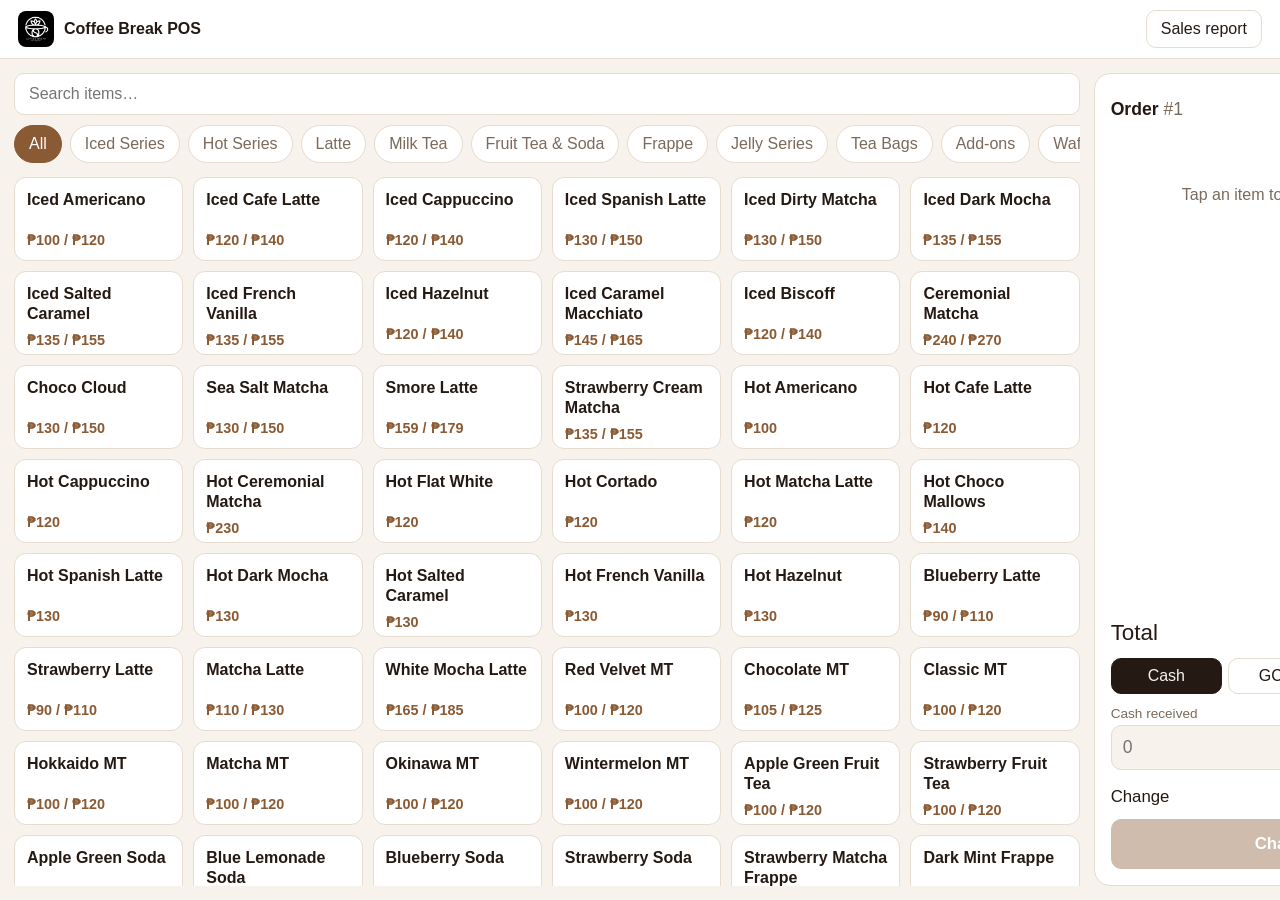
<file: pos.html>
<!DOCTYPE html>
<html lang="en">
<head>
<meta charset="utf-8">
<meta name="viewport" content="width=device-width, initial-scale=1">
<title>Coffee Break POS</title>
<link rel="icon" href="lazy-cup-logo.png">
<link rel="stylesheet" href="pos.css?v=41">
</head>
<body>
<header>
  <div class="brand"><img src="lazy-cup-logo.png" alt=""><b>Coffee Break POS</b></div>
  <div class="hbtns"><button id="btnReport">Sales report</button></div>
</header>
<main>
  <section class="left">
    <input id="search" type="search" placeholder="Search items…" autocomplete="off">
    <div id="chips" class="chips"></div>
    <div id="items" class="items"></div>
  </section>
  <aside class="cart">
    <div class="row between"><h2>Order <span id="orderNo"></span></h2><button id="btnClear" class="ghost">Clear</button></div>
    <div id="lines" class="lines"></div>
    <div class="total row between"><span>Total</span><b id="total">₱0</b></div>
    <div class="seg" id="pay"><button class="on">Cash</button><button>GCash</button><button>Card</button></div>
    <div id="cashBox"><label>Cash received<input id="cash" type="number" inputmode="decimal" min="0" placeholder="0"></label>
      <div class="quick" id="quick"></div>
      <div class="row between change"><span>Change</span><b id="change">₱0</b></div></div>
    <button id="btnCharge" class="primary" disabled>Charge</button>
  </aside>
</main>

<dialog id="dSize"><h3 id="sizeName"></h3><div id="sizeBtns" class="sizeBtns"></div><button class="ghost" data-close>Cancel</button></dialog>
<dialog id="dReceipt"><div id="receipt" class="receipt"></div><div class="row"><button class="primary" id="btnPrint">Print</button><button class="ghost" data-close>New order</button></div></dialog>
<dialog id="dReport"><div id="report"></div><div class="row"><button id="btnCsv">Export CSV</button><button class="danger" id="btnWipe">Delete all sales</button><button class="ghost" data-close>Close</button></div></dialog>
<script src="menu.js"></script>
<script src="pos.js?v=19"></script>
</body>
</html>
</file>
<file: pos.css>
:root{--bg:#f7f2ec;--surface:#fff;--text:#241913;--muted:#7a6a5c;--line:#e6dccf;--accent:#8a5a34;--ok:#2f7d4f;--bad:#b3392f}
@media (prefers-color-scheme:dark){:root{--bg:#17100c;--surface:#251a14;--text:#f6efe7;--muted:#bba998;--line:#3b2c21;--accent:#e2b27a}}
*{box-sizing:border-box}
body{margin:0;background:var(--bg);color:var(--text);font-family:Inter,-apple-system,"Segoe UI",Arial,sans-serif;height:100vh;display:flex;flex-direction:column}
button,input{font:inherit;color:inherit}
header{display:flex;justify-content:space-between;align-items:center;padding:10px 18px;background:var(--surface);border-bottom:1px solid var(--line)}
.brand{display:flex;align-items:center;gap:10px}.brand img{width:36px;height:36px;border-radius:8px}
button{cursor:pointer;border:1px solid var(--line);background:var(--surface);padding:9px 14px;border-radius:10px}
button:hover{border-color:var(--accent)}
button.primary{background:var(--accent);border-color:var(--accent);color:#fff;font-weight:600;padding:14px;width:100%;font-size:1.05rem}
button.primary:disabled{opacity:.4;cursor:not-allowed}
button.ghost{background:transparent}button.danger{color:var(--bad);border-color:var(--bad)}
main{flex:1;display:grid;grid-template-columns:1fr 380px;gap:14px;padding:14px;min-height:0}
.left{display:flex;flex-direction:column;gap:10px;min-height:0}
#search{padding:11px 14px;border:1px solid var(--line);border-radius:10px;background:var(--surface)}
.chips{display:flex;gap:8px;overflow-x:auto;padding-bottom:4px;scrollbar-width:none}.chips::-webkit-scrollbar{display:none}
.chip{flex:none;border-radius:999px;color:var(--muted)}.chip.on{background:var(--accent);border-color:var(--accent);color:#fff}
.items{flex:1;overflow:auto;display:grid;grid-template-columns:repeat(auto-fill,minmax(150px,1fr));gap:10px;align-content:start}
.item{display:flex;flex-direction:column;justify-content:space-between;gap:8px;text-align:left;min-height:84px;padding:12px;border-radius:12px}
.item b{font-weight:600;line-height:1.25}.item span{color:var(--accent);font-size:.9rem;font-weight:600}
.cart{background:var(--surface);border:1px solid var(--line);border-radius:16px;padding:16px;display:flex;flex-direction:column;gap:12px;min-height:0}
.row{display:flex;gap:10px;align-items:center}.between{justify-content:space-between}
h2{margin:0;font-size:1.1rem}h2 span{color:var(--muted);font-weight:400}
.seg{display:flex;gap:6px}.seg button{flex:1;padding:8px}.seg button.on{background:var(--text);color:var(--bg);border-color:var(--text)}
.lines{flex:1;overflow:auto;min-height:90px}
.empty{color:var(--muted);text-align:center;padding:30px 0}
.line{display:grid;grid-template-columns:1fr auto;gap:2px 8px;padding:9px 0;border-bottom:1px solid var(--line)}
.line small{color:var(--muted)}.qty{display:flex;align-items:center;gap:8px;grid-column:1/3}
.qty button{padding:2px 10px;border-radius:8px}.qty .lt{margin-left:auto;font-weight:600}
.total{font-size:1.4rem}
label{display:block;font-size:.85rem;color:var(--muted)}
#cash{width:100%;margin-top:4px;padding:11px;border:1px solid var(--line);border-radius:10px;background:var(--bg);font-size:1.1rem}
.quick{display:flex;gap:6px;flex-wrap:wrap;margin:8px 0}.quick button{padding:6px 10px;font-size:.85rem}
.change{font-size:1.05rem}.change b{color:var(--ok)}
dialog{border:none;border-radius:18px;padding:22px;background:var(--surface);color:var(--text);width:min(440px,92vw);max-height:90vh;overflow:auto}
dialog::backdrop{background:rgba(0,0,0,.5)}
dialog .row{margin-top:16px;flex-wrap:wrap}
.sizeBtns{display:flex;gap:10px;margin:16px 0}.sizeBtns button{flex:1;padding:18px 10px;font-weight:600}
.receipt{font-family:"Courier New",monospace;font-size:.9rem}.receipt h3{text-align:center;margin:0}.receipt p{margin:2px 0;text-align:center;color:var(--muted)}
.receipt hr{border:0;border-top:1px dashed var(--muted);margin:10px 0}.receipt .r{display:flex;justify-content:space-between;gap:10px}
.stat{display:grid;grid-template-columns:repeat(3,1fr);gap:8px;margin:12px 0}.stat div{background:var(--bg);border-radius:12px;padding:10px;text-align:center}.stat b{display:block;font-size:1.2rem}
table{width:100%;border-collapse:collapse;font-size:.9rem}td,th{padding:5px 0;border-bottom:1px solid var(--line);text-align:left}td:last-child,th:last-child{text-align:right}
@media(max-width:820px){body{height:auto}main{grid-template-columns:1fr}.items{max-height:60vh}}
@media print{body *{visibility:hidden}#receipt,#receipt *{visibility:visible}#receipt{position:absolute;left:0;top:0;width:100%}dialog{box-shadow:none}}
</file>
